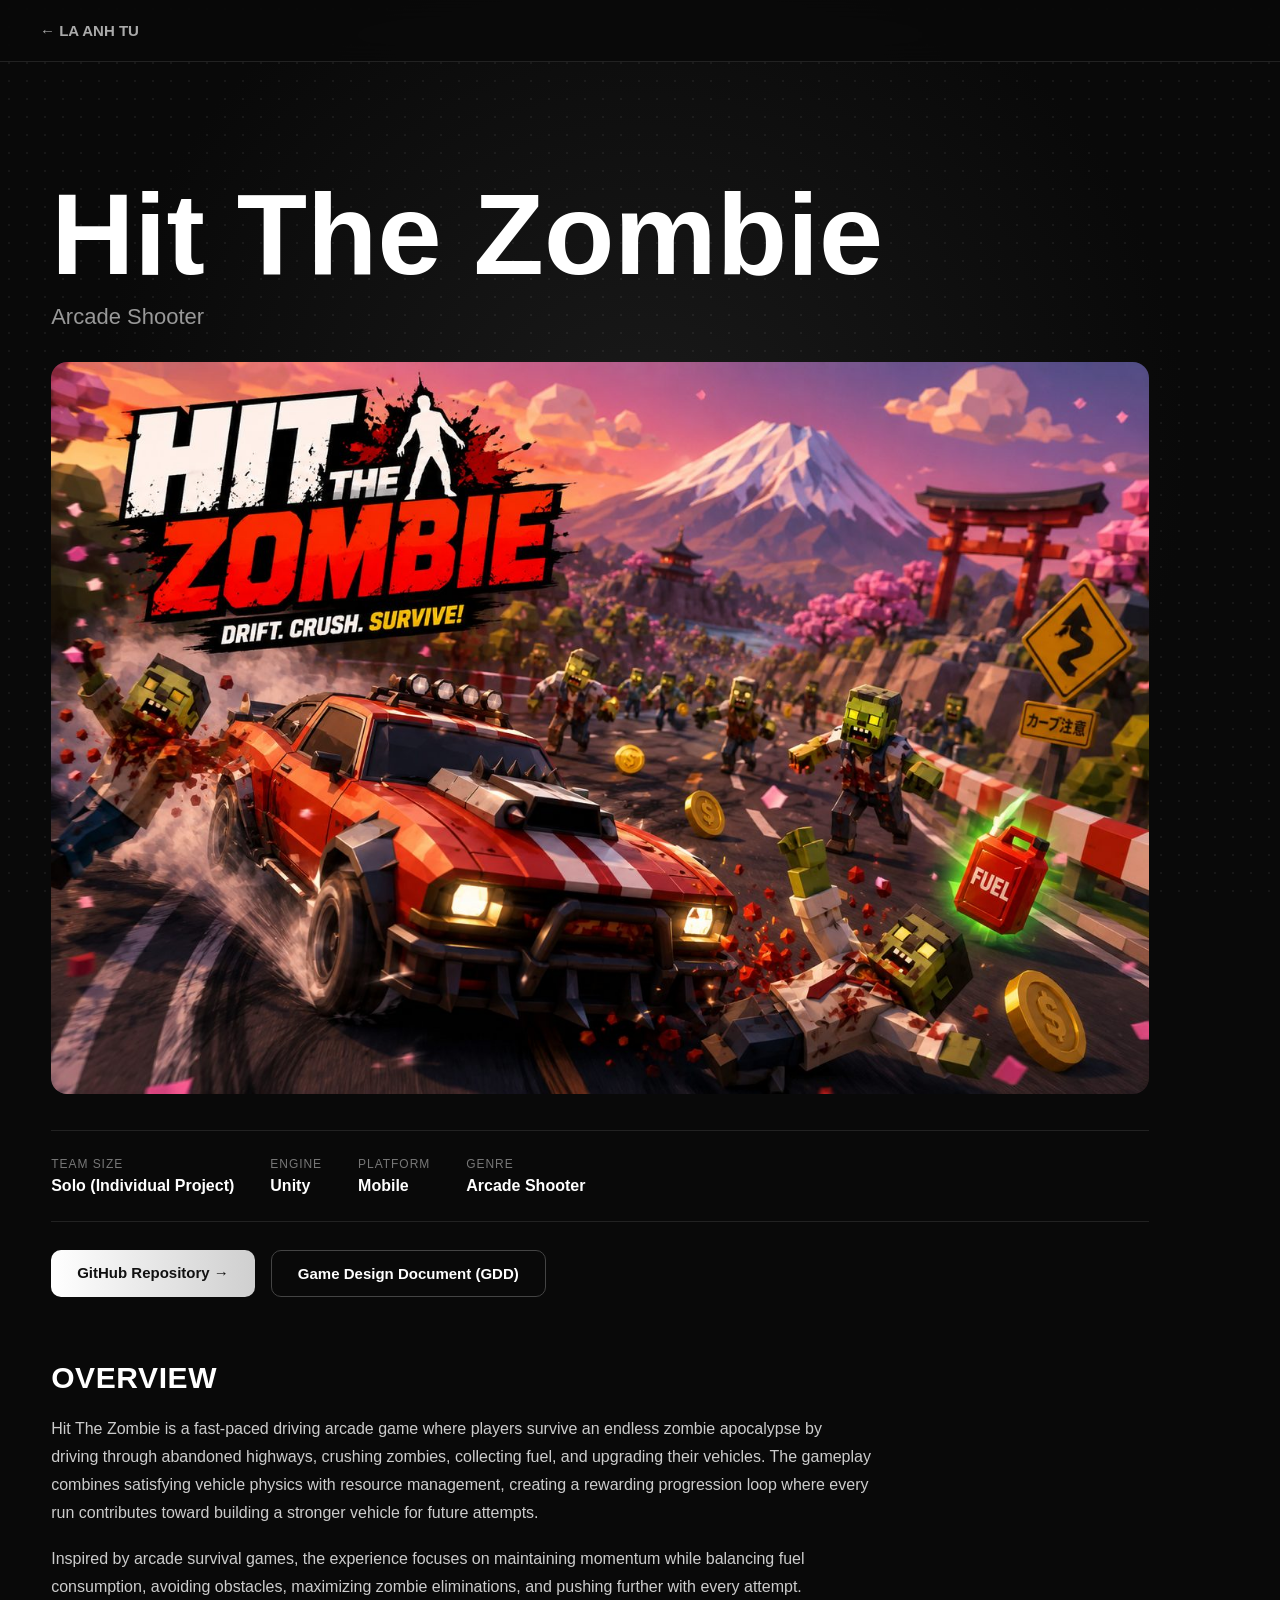
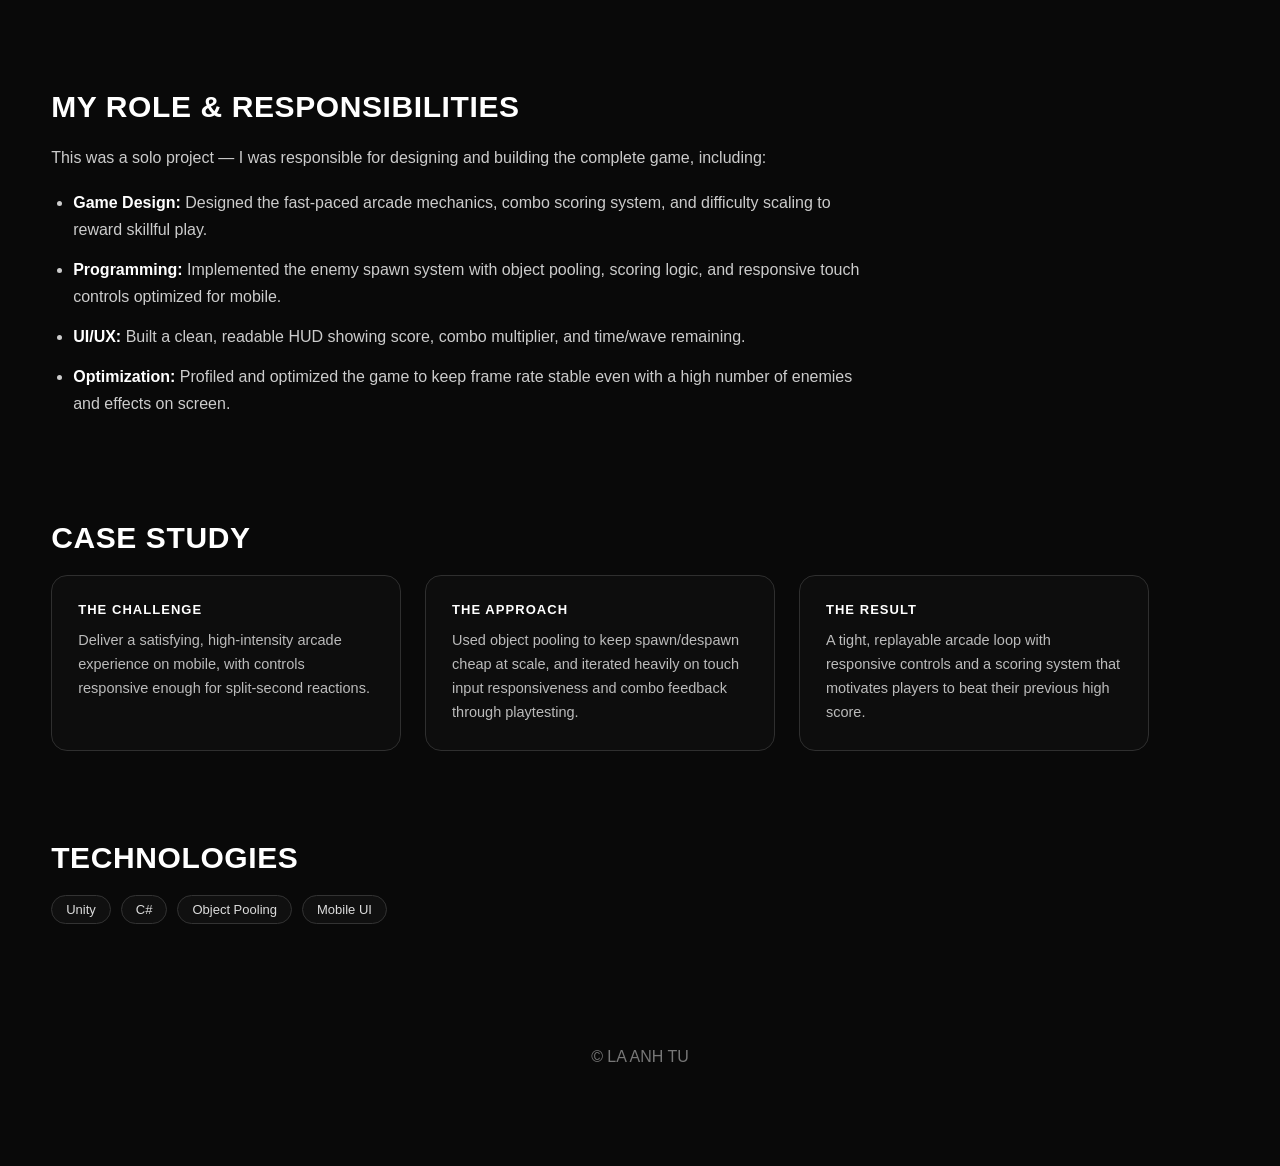
<file: projects/hit-the-zombie.html>
<!DOCTYPE html><html lang="en"><head>
<meta charset="UTF-8">
<meta name="viewport" content="width=device-width,initial-scale=1">
<title>Hit The Zombie — LA ANH TU</title>
<link rel="stylesheet" href="../css/style.css">
<link rel="stylesheet" href="../css/project.css">
</head><body class="project-page">

<div class="bg"></div>
<div class="dots"></div>

<header class="topbar">
<a href="../index.html" class="back-link">← LA ANH TU</a>
</header>

<section class="project-hero">
<h1>Hit The Zombie</h1>
<p class="project-hero-sub">Arcade Shooter</p>

<div class="project-banner"><img src="../images/hit-the-zombie.jpg" alt="Hit The Zombie"></div>

<div class="project-meta">
<div class="meta-item">
<span class="meta-label">Team Size</span>
<span class="meta-value">Solo (Individual Project)</span>
</div>
<div class="meta-item">
<span class="meta-label">Engine</span>
<span class="meta-value">Unity</span>
</div>
<div class="meta-item">
<span class="meta-label">Platform</span>
<span class="meta-value">Mobile</span>
</div>
<div class="meta-item">
<span class="meta-label">Genre</span>
<span class="meta-value">Arcade Shooter</span>
</div>
</div>

<div class="project-links">
<a href="https://github.com/Latu0312/Hit-The-Zombie" class="btn-primary" target="_blank" rel="noopener">GitHub Repository →</a>
<a href="https://docs.google.com/document/d/1ilKnvbicb8DfC4rLXjcrN0PtsxHzqnEpGEa_D9_djOM/edit?tab=t.0#heading=h.iopcg9jrj9y1" class="btn-outline" target="_blank" rel="noopener">Game Design Document (GDD)</a>
</div>
</section>

<section class="project-section">
<h3>OVERVIEW</h3>
<p>Hit The Zombie is a fast-paced driving arcade game where players survive an endless zombie apocalypse by driving through abandoned highways, crushing zombies, collecting fuel, and upgrading their vehicles. The gameplay combines satisfying vehicle physics with resource management, creating a rewarding progression loop where every run contributes toward building a stronger vehicle for future attempts.</p>
<br> <p>Inspired by arcade survival games, the experience focuses on maintaining momentum while balancing fuel consumption, avoiding obstacles, maximizing zombie eliminations, and pushing further with every attempt.</p>
</section>

<section class="project-section">
<h3>MY ROLE &amp; RESPONSIBILITIES</h3>
<p>This was a solo project — I was responsible for designing and building the complete game, including:</p>
<ul>
<li><b>Game Design:</b> Designed the fast-paced arcade mechanics, combo scoring system, and difficulty scaling to reward skillful play.</li>
<li><b>Programming:</b> Implemented the enemy spawn system with object pooling, scoring logic, and responsive touch controls optimized for mobile.</li>
<li><b>UI/UX:</b> Built a clean, readable HUD showing score, combo multiplier, and time/wave remaining.</li>
<li><b>Optimization:</b> Profiled and optimized the game to keep frame rate stable even with a high number of enemies and effects on screen.</li>
</ul>
</section>

<section class="project-section case-study">
<h3>CASE STUDY</h3>
<div class="case-study-grid">
<div class="case-block">
<h4>The Challenge</h4>
<p>Deliver a satisfying, high-intensity arcade experience on mobile, with controls responsive enough for split-second reactions.</p>
</div>
<div class="case-block">
<h4>The Approach</h4>
<p>Used object pooling to keep spawn/despawn cheap at scale, and iterated heavily on touch input responsiveness and combo feedback through playtesting.</p>
</div>
<div class="case-block">
<h4>The Result</h4>
<p>A tight, replayable arcade loop with responsive controls and a scoring system that motivates players to beat their previous high score.</p>
</div>
</div>
</section>

<section class="project-section">
<h3>TECHNOLOGIES</h3>
<div class="tech-tags">
<span class="tech-tag">Unity</span>
<span class="tech-tag">C#</span>
<span class="tech-tag">Object Pooling</span>
<span class="tech-tag">Mobile UI</span>
</div>
</section>

<footer style="text-align:center;padding:60px;color:#777">© LA ANH TU</footer>
</body></html>
</file>
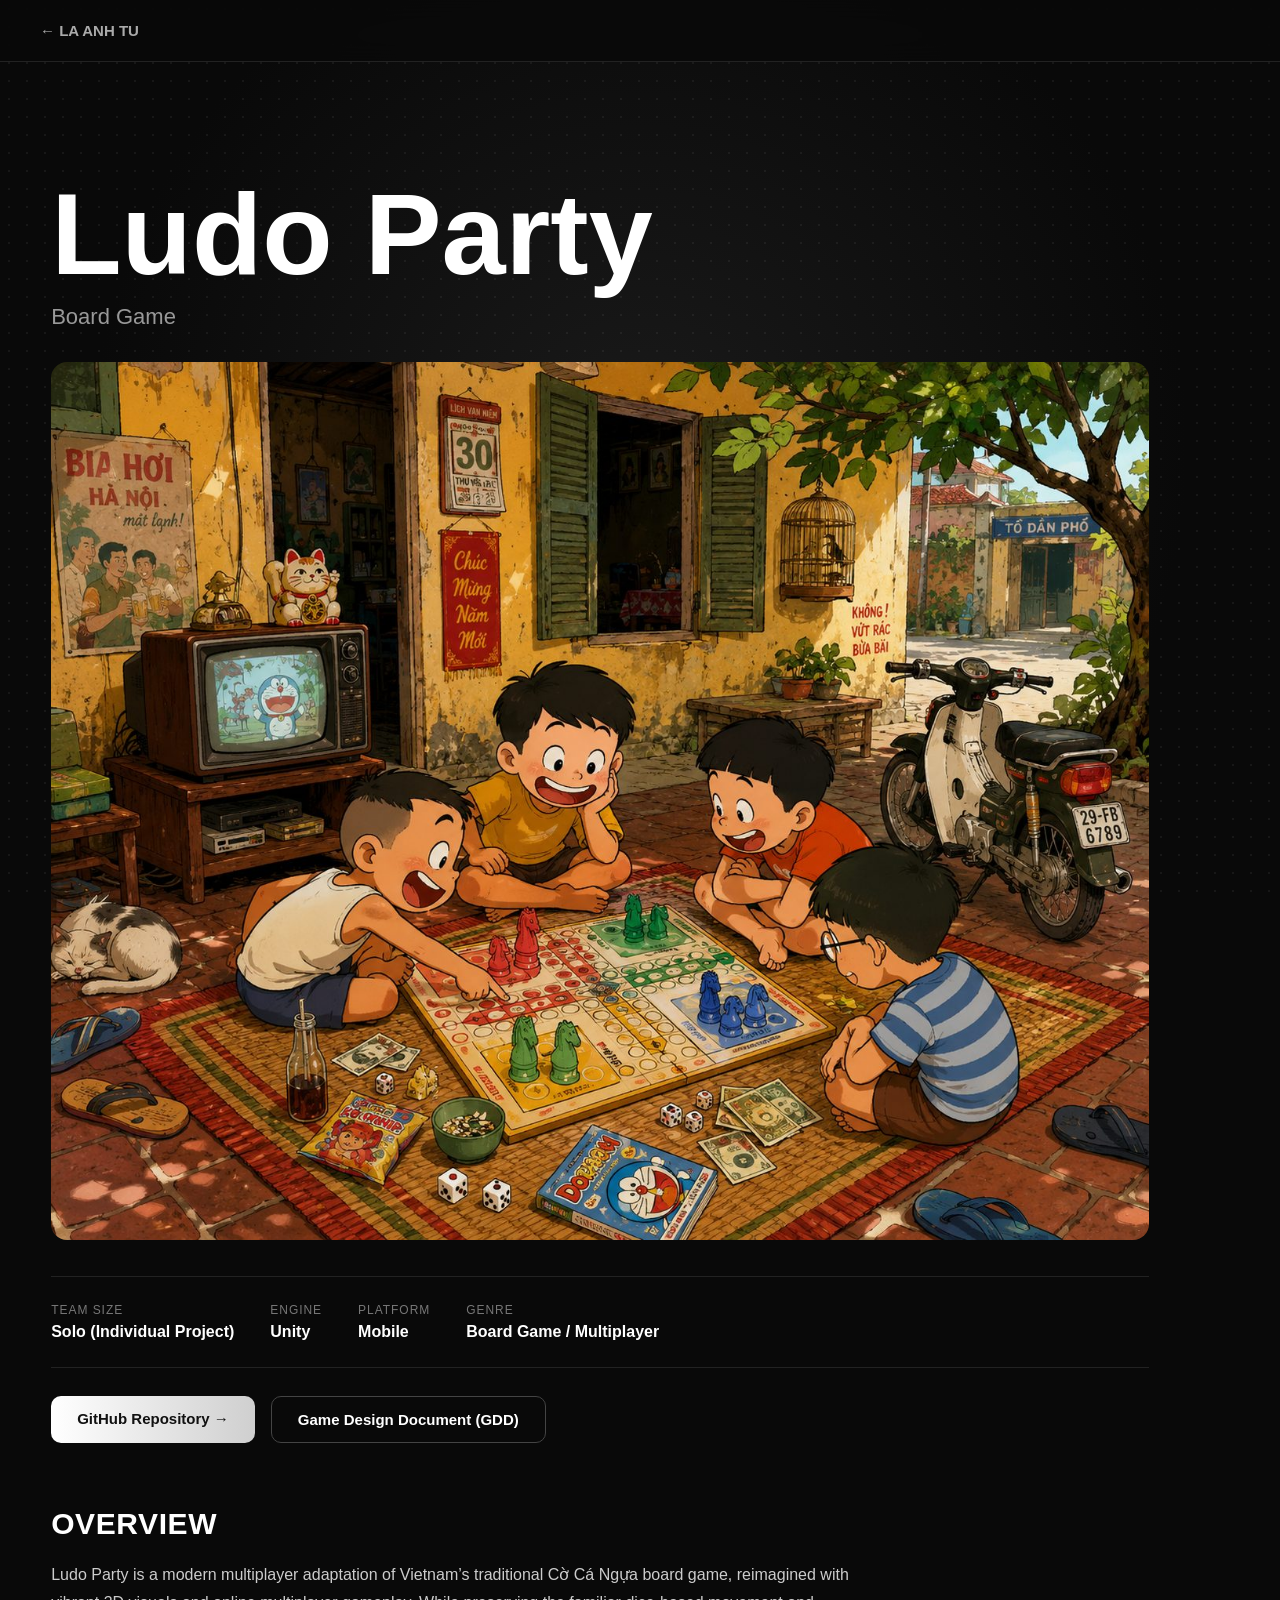
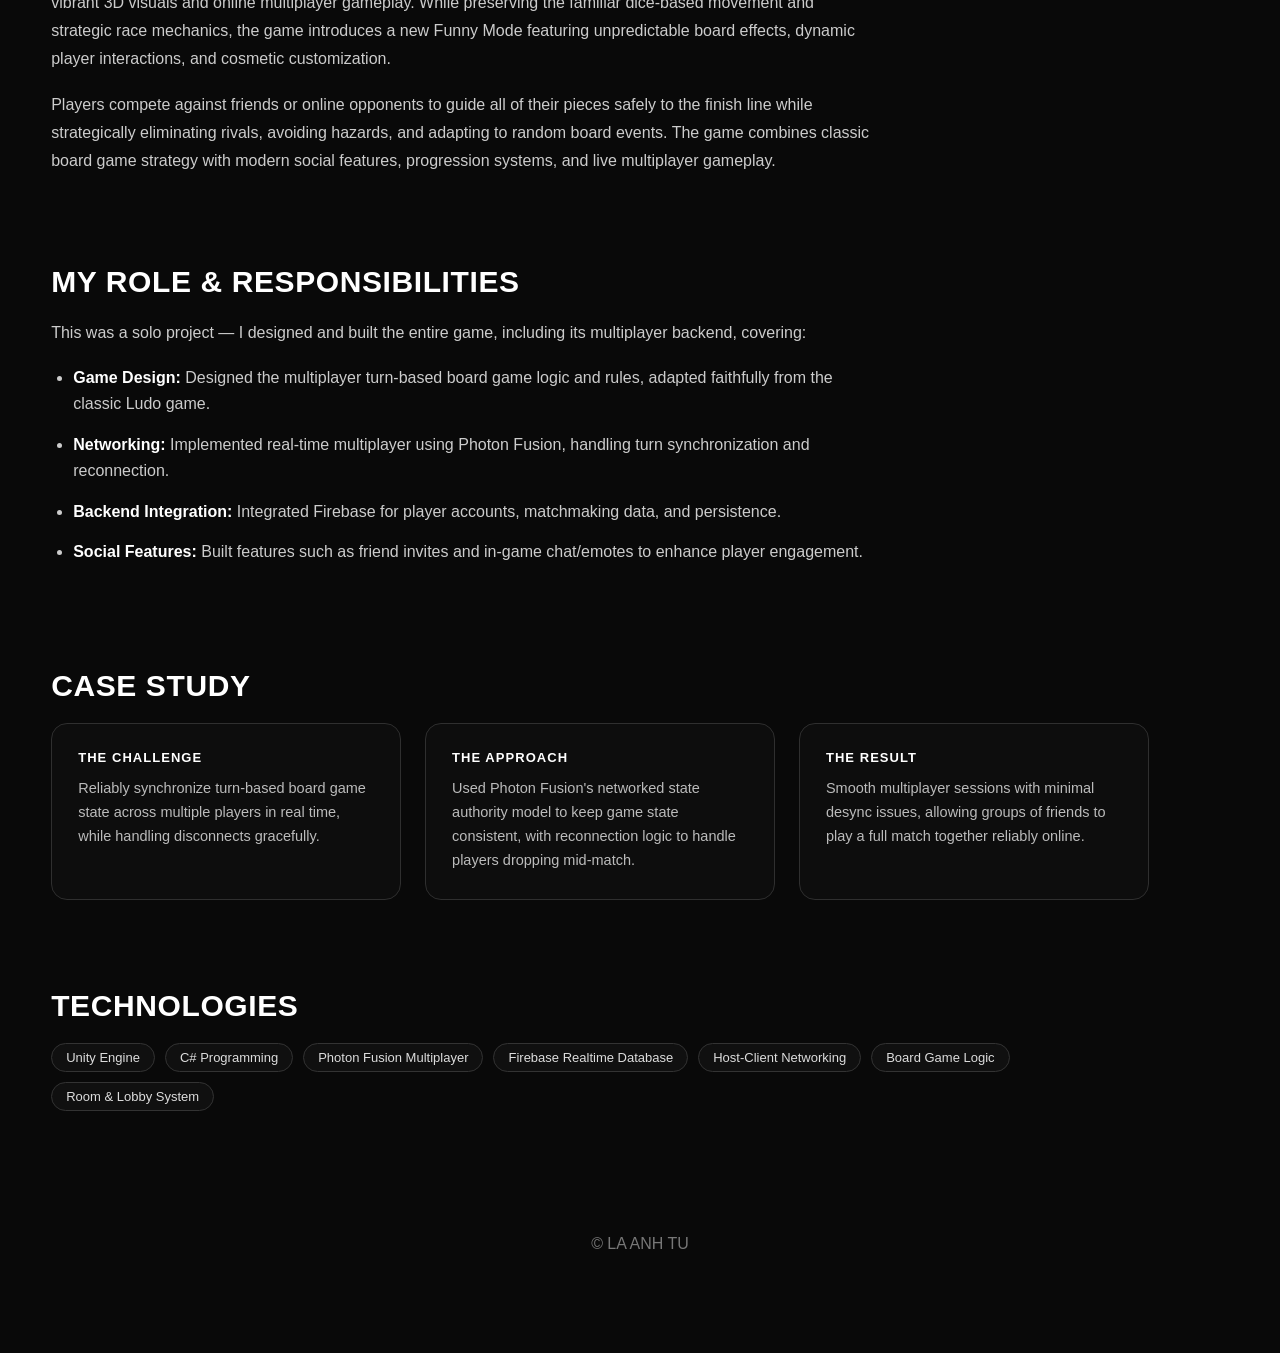
<file: projects/ludo-party.html>
<!DOCTYPE html><html lang="en"><head>
<meta charset="UTF-8">
<meta name="viewport" content="width=device-width,initial-scale=1">
<title>Ludo Party — LA ANH TU</title>
<link rel="stylesheet" href="../css/style.css">
<link rel="stylesheet" href="../css/project.css">
</head><body class="project-page">

<div class="bg"></div>
<div class="dots"></div>

<header class="topbar">
<a href="../index.html" class="back-link">← LA ANH TU</a>
</header>

<section class="project-hero">
<h1>Ludo Party</h1>
<p class="project-hero-sub">Board Game</p>

<div class="project-banner"><img src="../images/ludo-party.jpg" alt="Ludo Party"></div>

<div class="project-meta">
<div class="meta-item">
<span class="meta-label">Team Size</span>
<span class="meta-value">Solo (Individual Project)</span>
</div>
<div class="meta-item">
<span class="meta-label">Engine</span>
<span class="meta-value">Unity</span>
</div>
<div class="meta-item">
<span class="meta-label">Platform</span>
<span class="meta-value">Mobile</span>
</div>
<div class="meta-item">
<span class="meta-label">Genre</span>
<span class="meta-value">Board Game / Multiplayer</span>
</div>
</div>

<div class="project-links">
<a href="https://github.com/Latu0312/Ludo-Party" class="btn-primary" target="_blank" rel="noopener">GitHub Repository →</a>
<a href="https://docs.google.com/document/d/1T54iASK5Al9ZuoZWHlhrdvAjUSRp_VEctUAJk6gecuk/edit?tab=t.0" class="btn-outline" target="_blank" rel="noopener">Game Design Document (GDD)</a>
</div>
</section>

<section class="project-section">
<h3>OVERVIEW</h3>
<p>Ludo Party is a modern multiplayer adaptation of Vietnam’s traditional Cờ Cá Ngựa board game, reimagined with vibrant 3D visuals and online multiplayer gameplay. While preserving the familiar dice-based movement and strategic race mechanics, the game introduces a new Funny Mode featuring unpredictable board effects, dynamic player interactions, and cosmetic customization.</p>
<br> <p>Players compete against friends or online opponents to guide all of their pieces safely to the finish line while strategically eliminating rivals, avoiding hazards, and adapting to random board events. The game combines classic board game strategy with modern social features, progression systems, and live multiplayer gameplay.</p>
</section>

<section class="project-section">
<h3>MY ROLE &amp; RESPONSIBILITIES</h3>
<p>This was a solo project — I designed and built the entire game, including its multiplayer backend, covering:</p>
<ul>
<li><b>Game Design:</b> Designed the multiplayer turn-based board game logic and rules, adapted faithfully from the classic Ludo game.</li>
<li><b>Networking:</b> Implemented real-time multiplayer using Photon Fusion, handling turn synchronization and reconnection.</li>
<li><b>Backend Integration:</b> Integrated Firebase for player accounts, matchmaking data, and persistence.</li>
<li><b>Social Features:</b> Built features such as friend invites and in-game chat/emotes to enhance player engagement.</li>
</ul>
</section>

<section class="project-section case-study">
<h3>CASE STUDY</h3>
<div class="case-study-grid">
<div class="case-block">
<h4>The Challenge</h4>
<p>Reliably synchronize turn-based board game state across multiple players in real time, while handling disconnects gracefully.</p>
</div>
<div class="case-block">
<h4>The Approach</h4>
<p>Used Photon Fusion's networked state authority model to keep game state consistent, with reconnection logic to handle players dropping mid-match.</p>
</div>
<div class="case-block">
<h4>The Result</h4>
<p>Smooth multiplayer sessions with minimal desync issues, allowing groups of friends to play a full match together reliably online.</p>
</div>
</div>
</section>

<section class="project-section">
<h3>TECHNOLOGIES</h3>
<div class="tech-tags">
    <span class="tech-tag">Unity Engine</span>
<span class="tech-tag">C# Programming</span>
<span class="tech-tag">Photon Fusion Multiplayer</span>
<span class="tech-tag">Firebase Realtime Database</span>
<span class="tech-tag">Host-Client Networking</span>
<span class="tech-tag">Board Game Logic</span>
<span class="tech-tag">Room & Lobby System</span>
</div>
</section>

<footer style="text-align:center;padding:60px;color:#777">© LA ANH TU</footer>
</body></html>
</file>
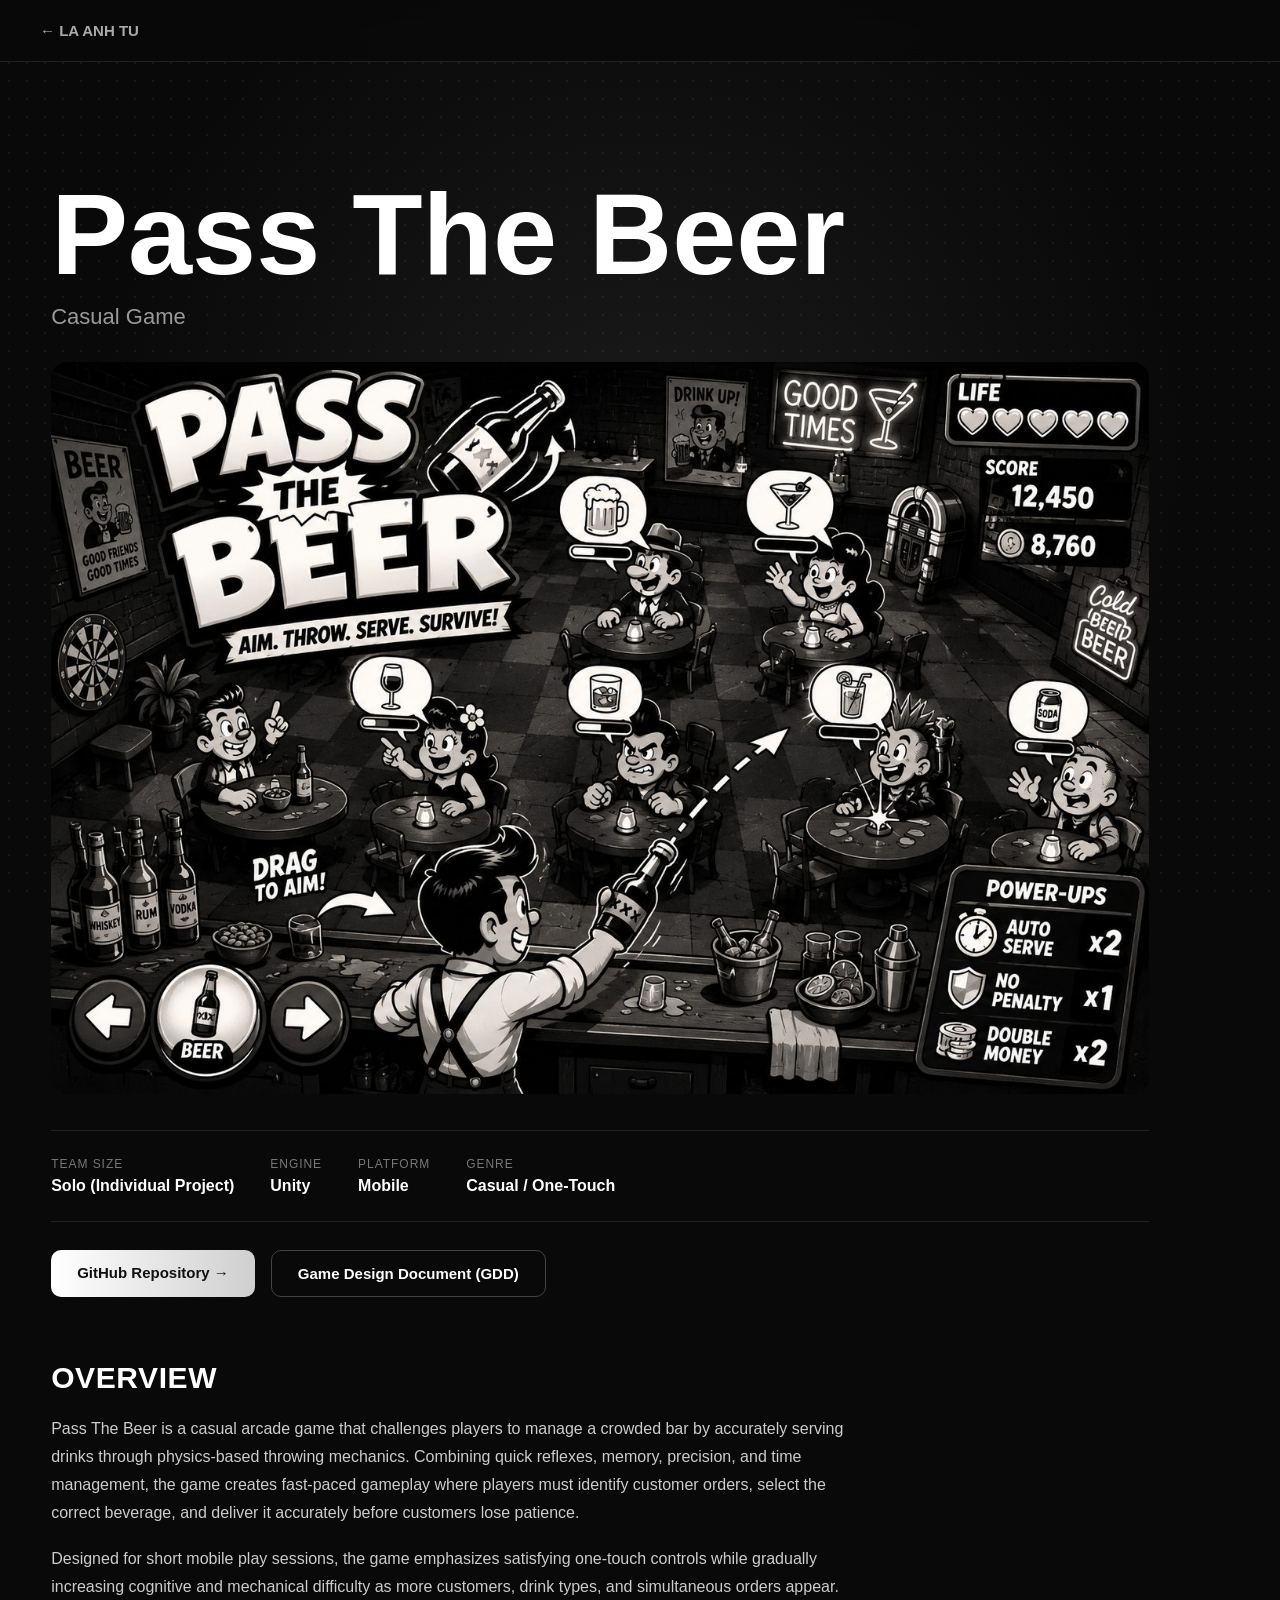
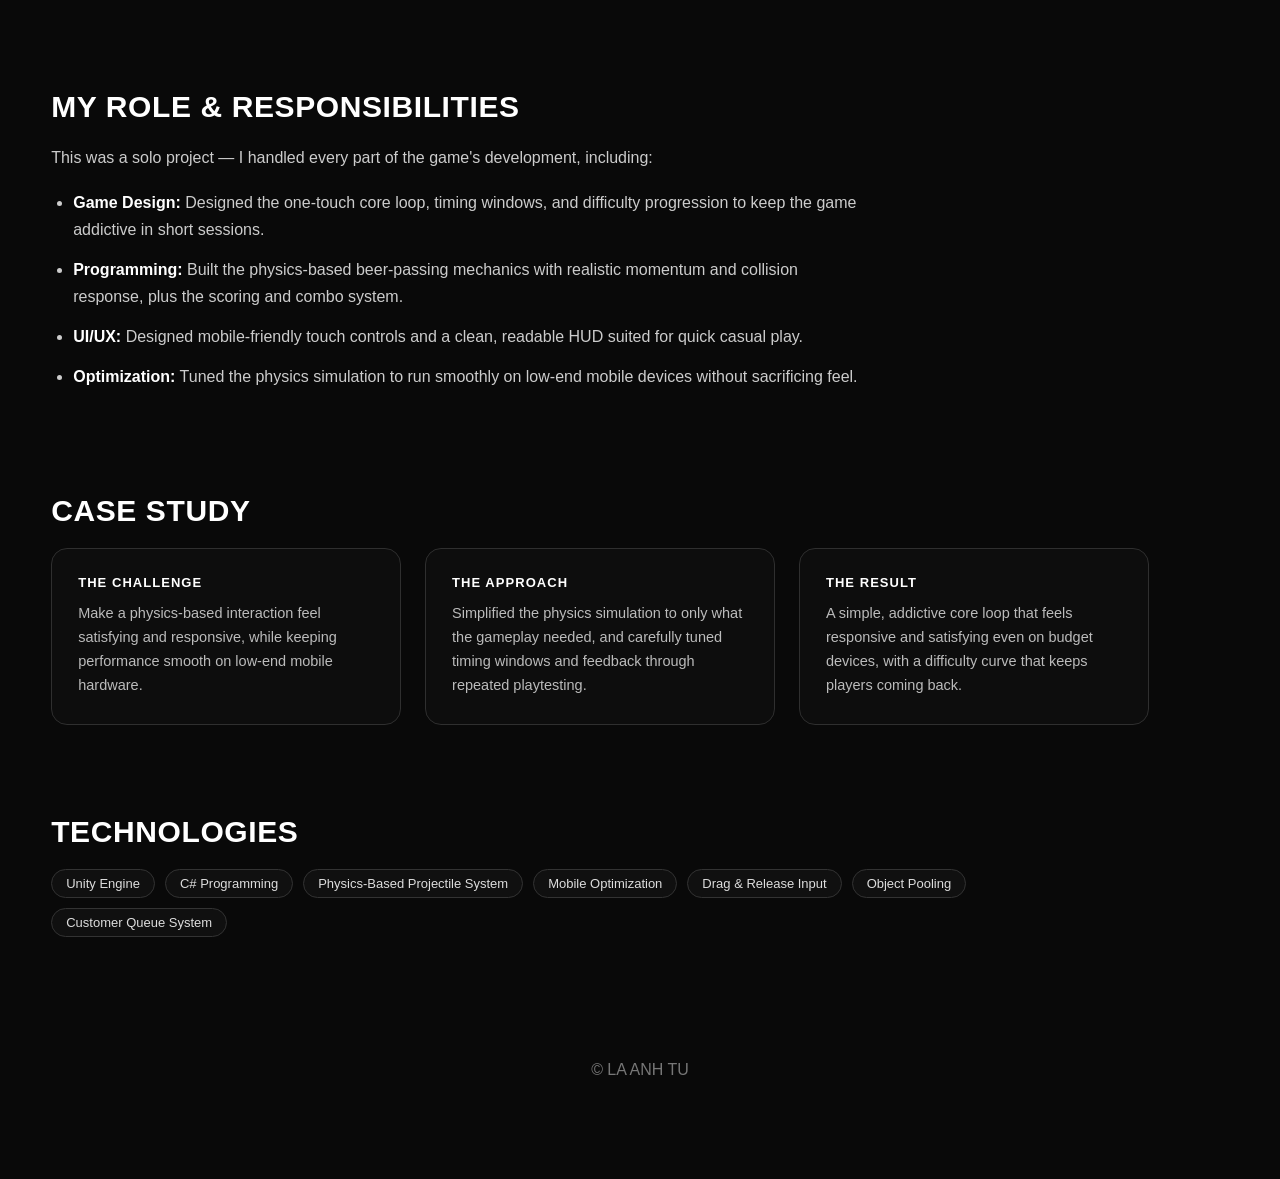
<file: projects/pass-the-beer.html>
<!DOCTYPE html><html lang="en"><head>
<meta charset="UTF-8">
<meta name="viewport" content="width=device-width,initial-scale=1">
<title>Pass The Beer — LA ANH TU</title>
<link rel="stylesheet" href="../css/style.css">
<link rel="stylesheet" href="../css/project.css">
</head><body class="project-page">

<div class="bg"></div>
<div class="dots"></div>

<header class="topbar">
<a href="../index.html" class="back-link">← LA ANH TU</a>
</header>

<section class="project-hero">
<h1>Pass The Beer</h1>
<p class="project-hero-sub">Casual Game</p>

<div class="project-banner"><img src="../images/pass-the-beer.jpg" alt="Pass The Beer"></div>

<div class="project-meta">
<div class="meta-item">
<span class="meta-label">Team Size</span>
<span class="meta-value">Solo (Individual Project)</span>
</div>
<div class="meta-item">
<span class="meta-label">Engine</span>
<span class="meta-value">Unity</span>
</div>
<div class="meta-item">
<span class="meta-label">Platform</span>
<span class="meta-value">Mobile</span>
</div>
<div class="meta-item">
<span class="meta-label">Genre</span>
<span class="meta-value">Casual / One-Touch</span>
</div>
</div>

<div class="project-links">
<a href="https://github.com/Latu0312/Pass-The-Beer" class="btn-primary" target="_blank" rel="noopener">GitHub Repository →</a>
<a href="https://docs.google.com/document/d/1wNSHs64oLudS-W4DYlsUFcxKOHcYXBE0PeyMGTb-4M4/edit?tab=t.0#heading=h.iopcg9jrj9y1" class="btn-outline" target="_blank" rel="noopener">Game Design Document (GDD)</a>
</div>
</section>

<section class="project-section">
<h3>OVERVIEW</h3>
<p>Pass The Beer is a casual arcade game that challenges players to manage a crowded bar by accurately serving drinks through physics-based throwing mechanics. Combining quick reflexes, memory, precision, and time management, the game creates fast-paced gameplay where players must identify customer orders, select the correct beverage, and deliver it accurately before customers lose patience.</p>
<br> <p>Designed for short mobile play sessions, the game emphasizes satisfying one-touch controls while gradually increasing cognitive and mechanical difficulty as more customers, drink types, and simultaneous orders appear.</p>
</section>

<section class="project-section">
<h3>MY ROLE &amp; RESPONSIBILITIES</h3>
<p>This was a solo project — I handled every part of the game's development, including:</p>
<ul>
<li><b>Game Design:</b> Designed the one-touch core loop, timing windows, and difficulty progression to keep the game addictive in short sessions.</li>
<li><b>Programming:</b> Built the physics-based beer-passing mechanics with realistic momentum and collision response, plus the scoring and combo system.</li>
<li><b>UI/UX:</b> Designed mobile-friendly touch controls and a clean, readable HUD suited for quick casual play.</li>
<li><b>Optimization:</b> Tuned the physics simulation to run smoothly on low-end mobile devices without sacrificing feel.</li>
</ul>
</section>

<section class="project-section case-study">
<h3>CASE STUDY</h3>
<div class="case-study-grid">
<div class="case-block">
<h4>The Challenge</h4>
<p>Make a physics-based interaction feel satisfying and responsive, while keeping performance smooth on low-end mobile hardware.</p>
</div>
<div class="case-block">
<h4>The Approach</h4>
<p>Simplified the physics simulation to only what the gameplay needed, and carefully tuned timing windows and feedback through repeated playtesting.</p>
</div>
<div class="case-block">
<h4>The Result</h4>
<p>A simple, addictive core loop that feels responsive and satisfying even on budget devices, with a difficulty curve that keeps players coming back.</p>
</div>
</div>
</section>

<section class="project-section">
<h3>TECHNOLOGIES</h3>
<div class="tech-tags">
    <span class="tech-tag">Unity Engine</span>
<span class="tech-tag">C# Programming</span>
<span class="tech-tag">Physics-Based Projectile System</span>
<span class="tech-tag">Mobile Optimization</span>
<span class="tech-tag">Drag & Release Input</span>
<span class="tech-tag">Object Pooling</span>
<span class="tech-tag">Customer Queue System</span>
</div>
</section>

<footer style="text-align:center;padding:60px;color:#777">© LA ANH TU</footer>
</body></html>
</file>
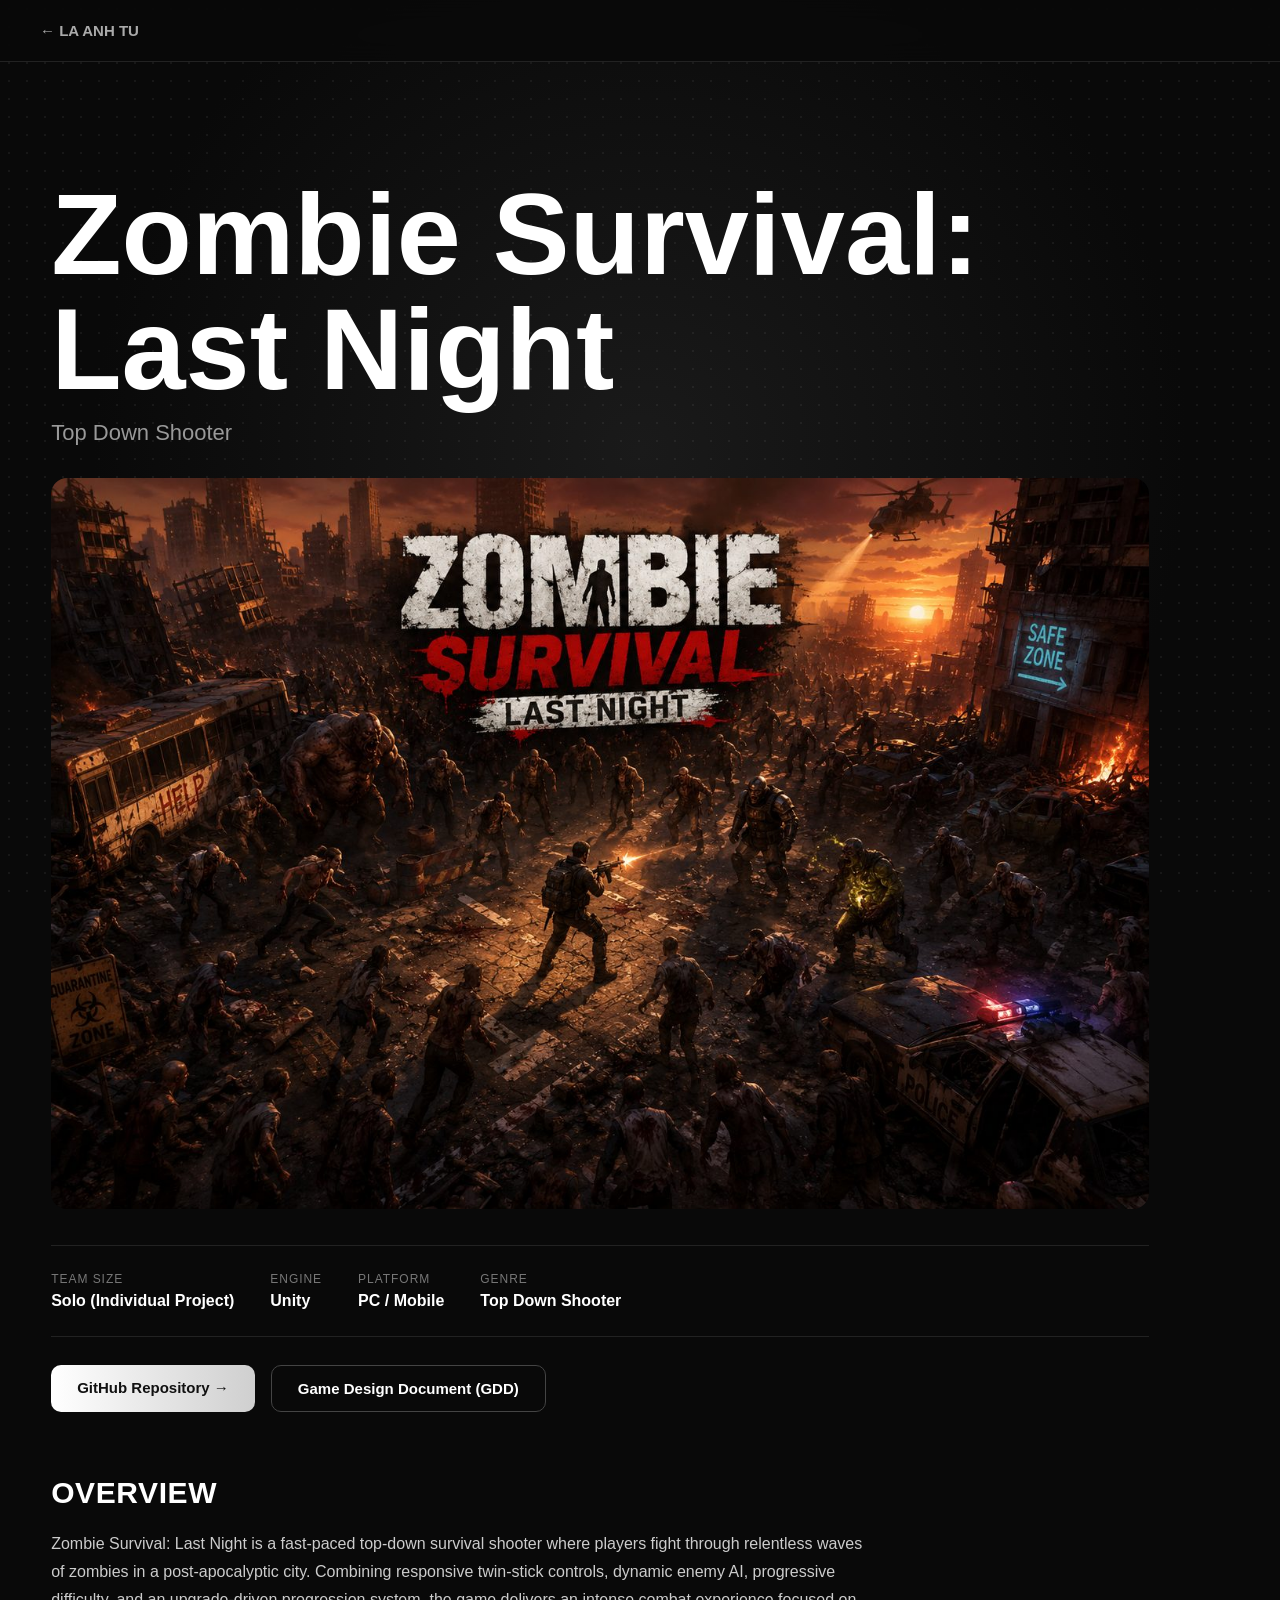
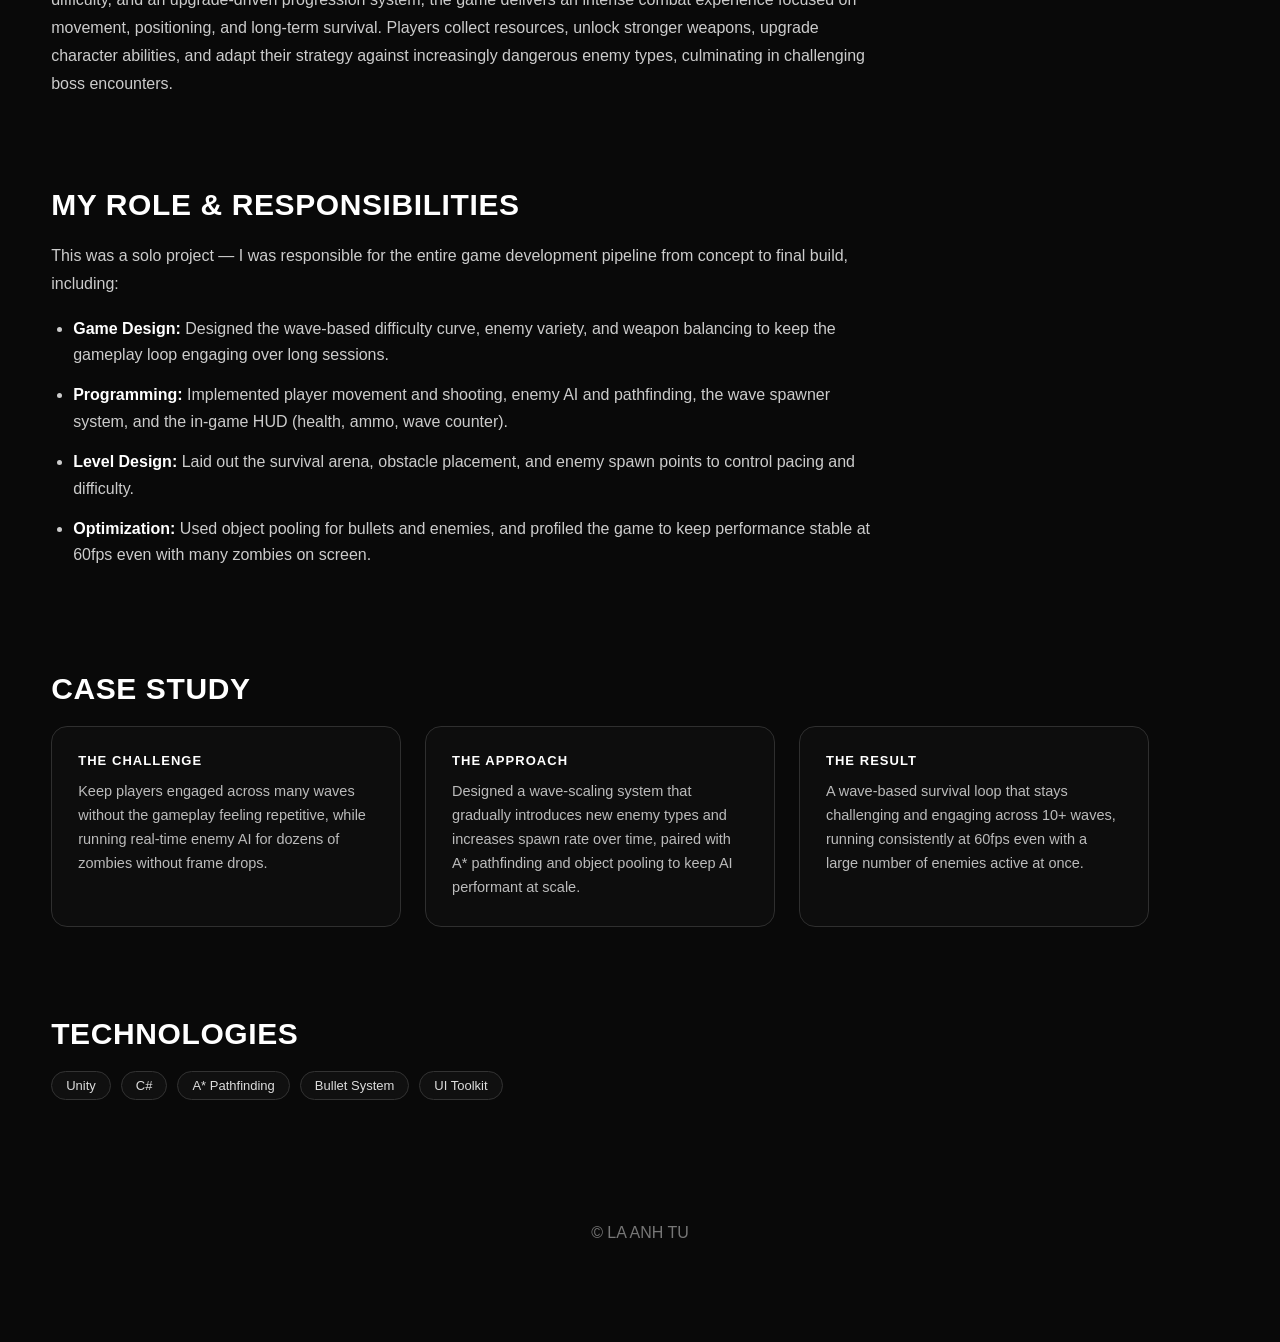
<file: projects/zombie-survival.html>
<!DOCTYPE html><html lang="en"><head>
<meta charset="UTF-8">
<meta name="viewport" content="width=device-width,initial-scale=1">
<title>Zombie Survival: Last Night — LA ANH TU</title>
<link rel="stylesheet" href="../css/style.css">
<link rel="stylesheet" href="../css/project.css">
</head><body class="project-page">

<div class="bg"></div>
<div class="dots"></div>

<header class="topbar">
<a href="../index.html" class="back-link">← LA ANH TU</a>
</header>

<section class="project-hero">
<h1>Zombie Survival: Last Night</h1>
<p class="project-hero-sub">Top Down Shooter</p>

<div class="project-banner"><img src="../images/zombie-survival.jpg" alt="Zombie Survival: Last Night"></div>

<div class="project-meta">
<div class="meta-item">
<span class="meta-label">Team Size</span>
<span class="meta-value">Solo (Individual Project)</span>
</div>
<div class="meta-item">
<span class="meta-label">Engine</span>
<span class="meta-value">Unity</span>
</div>
<div class="meta-item">
<span class="meta-label">Platform</span>
<span class="meta-value">PC / Mobile</span>
</div>
<div class="meta-item">
<span class="meta-label">Genre</span>
<span class="meta-value">Top Down Shooter</span>
</div>
</div>

<div class="project-links">
<a href="https://github.com/Latu0312/Zombie-Survival---Last-Night" class="btn-primary" target="_blank" rel="noopener">GitHub Repository →</a>
<a href="https://docs.google.com/document/d/1y8j_aYcEdT9gQPbq50c-VdbOUl6CfaPFwLdslo8fj5o/edit?tab=t.0#heading=h.iopcg9jrj9y1" class="btn-outline" target="_blank" rel="noopener">Game Design Document (GDD)</a>
</div>
</section>

<section class="project-section">
<h3>OVERVIEW</h3>
<p>Zombie Survival: Last Night is a fast-paced top-down survival shooter where players fight through relentless waves of zombies in a post-apocalyptic city. Combining responsive twin-stick controls, dynamic enemy AI, progressive difficulty, and an upgrade-driven progression system, the game delivers an intense combat experience focused on movement, positioning, and long-term survival.

Players collect resources, unlock stronger weapons, upgrade character abilities, and adapt their strategy against increasingly dangerous enemy types, culminating in challenging boss encounters.</p>
</section>

<section class="project-section">
<h3>MY ROLE &amp; RESPONSIBILITIES</h3>
<p>This was a solo project — I was responsible for the entire game development pipeline from concept to final build, including:</p>
<ul>
<li><b>Game Design:</b> Designed the wave-based difficulty curve, enemy variety, and weapon balancing to keep the gameplay loop engaging over long sessions.</li>
<li><b>Programming:</b> Implemented player movement and shooting, enemy AI and pathfinding, the wave spawner system, and the in-game HUD (health, ammo, wave counter).</li>
<li><b>Level Design:</b> Laid out the survival arena, obstacle placement, and enemy spawn points to control pacing and difficulty.</li>
<li><b>Optimization:</b> Used object pooling for bullets and enemies, and profiled the game to keep performance stable at 60fps even with many zombies on screen.</li>
</ul>
</section>

<section class="project-section case-study">
<h3>CASE STUDY</h3>
<div class="case-study-grid">
<div class="case-block">
<h4>The Challenge</h4>
<p>Keep players engaged across many waves without the gameplay feeling repetitive, while running real-time enemy AI for dozens of zombies without frame drops.</p>
</div>
<div class="case-block">
<h4>The Approach</h4>
<p>Designed a wave-scaling system that gradually introduces new enemy types and increases spawn rate over time, paired with A* pathfinding and object pooling to keep AI performant at scale.</p>
</div>
<div class="case-block">
<h4>The Result</h4>
<p>A wave-based survival loop that stays challenging and engaging across 10+ waves, running consistently at 60fps even with a large number of enemies active at once.</p>
</div>
</div>
</section>

<section class="project-section">
<h3>TECHNOLOGIES</h3>
<div class="tech-tags">
<span class="tech-tag">Unity</span>
<span class="tech-tag">C#</span>
<span class="tech-tag">A* Pathfinding</span>
<span class="tech-tag">Bullet System</span>
<span class="tech-tag">UI Toolkit</span>
</div>
</section>

<footer style="text-align:center;padding:60px;color:#777">© LA ANH TU</footer>
</body></html>
</file>
<file: css/style.css>
*{margin:0;padding:0;box-sizing:border-box}
body{background:#090909;color:#fff;font-family:Arial,sans-serif;overflow-x:hidden}
.bg{position:fixed;inset:0;background:radial-gradient(circle at center,#1a1a1a,#090909 70%);z-index:-3}
.dots{position:fixed;inset:0;z-index:-2;opacity:.08;background-image:radial-gradient(#bfbfbf 1px,transparent 1px);background-size:18px 18px}

/* =====================================================
   INTRO: màn đen + bóng đèn treo dây, đợi rồi bật sáng lên
   ===================================================== */
html.intro-locking,html.intro-locking body{overflow:hidden;height:100%}

.intro-overlay{
position:fixed;inset:0;z-index:3000;
background:#000;
display:flex;justify-content:center;
opacity:1;
transition:opacity 1.2s cubic-bezier(.4,0,.2,1);
}
.intro-overlay.intro-fade{opacity:0;pointer-events:none}

.intro-cord{
width:3px;height:40vh;margin-top:0;
background:linear-gradient(to bottom,#1c1c1c,#3a3a3a);
box-shadow:1px 0 1px rgba(255,255,255,.03);
}

.intro-bulb{
position:absolute;top:40vh;left:50%;
transform:translateX(-50%);
display:flex;flex-direction:column;align-items:center;
}

/* Đui đèn dạng ống tròn đen, giống đèn dây kéo trong ảnh mẫu */
.bulb-cap{
width:32px;height:44px;
border-radius:40% 40% 12% 12%/45% 45% 10% 10%;
background:linear-gradient(155deg,#333 0%,#111 55%,#000 100%);
box-shadow:inset -3px 0 5px rgba(0,0,0,.7),inset 2px 0 4px rgba(255,255,255,.04);
z-index:2;
}

/* Bóng đèn tròn, khi tắt hoà vào nền tối, khi sáng bừng lên trắng */
.bulb-glass{
width:64px;height:70px;margin-top:-8px;
border-radius:50%;
background:radial-gradient(circle at 50% 36%,#2c2c2c,#131313 75%);
box-shadow:none;
z-index:2;
}

.bulb-glow{
position:absolute;top:52%;left:50%;
width:0;height:0;
transform:translate(-50%,-50%);
border-radius:50%;
background:radial-gradient(circle,rgba(255,255,255,.95) 0%,rgba(255,250,235,.4) 30%,transparent 68%);
opacity:0;
z-index:1;
}

/* Chớp bừng sáng (flare) loé lên đúng khoảnh khắc đèn bật */
.bulb-flash{
position:absolute;top:52%;left:50%;
width:40px;height:40px;
transform:translate(-50%,-50%) scale(0);
border-radius:50%;
background:radial-gradient(circle,#fff 0%,rgba(255,255,255,.85) 35%,transparent 72%);
opacity:0;
pointer-events:none;
z-index:3;
}

/* ---- Khi đèn bật: bừng sáng lên rồi giữ ổn định ---- */
.intro-overlay.lit .bulb-glass{
animation:bulbGlassBurst 1s cubic-bezier(.2,.8,.2,1) forwards;
}
.intro-overlay.lit .bulb-glow{
animation:bulbGlowBurst 1.2s cubic-bezier(.16,1,.3,1) forwards;
}
.intro-overlay.lit .bulb-flash{
animation:bulbFlash .7s cubic-bezier(.2,.8,.2,1) forwards;
}

@keyframes bulbGlassBurst{
 0%{background:radial-gradient(circle at 50% 36%,#2c2c2c,#131313 75%);box-shadow:none;}
 35%{background:radial-gradient(circle at 50% 36%,#ffffff,#fff 45%,#fdf6e6 100%);box-shadow:0 0 60px 28px rgba(255,255,255,.85),0 0 140px 65px rgba(255,244,214,.45);}
 100%{background:radial-gradient(circle at 50% 36%,#fffdf7,#fdf3d9 55%,#f7dfa0 100%);box-shadow:0 0 42px 18px rgba(255,244,214,.55),0 0 100px 48px rgba(255,224,160,.25);}
}
@keyframes bulbGlowBurst{
 0%{opacity:0;width:0;height:0;}
 30%{opacity:1;width:1300px;height:1300px;}
 60%{opacity:.5;width:1000px;height:1000px;}
 100%{opacity:.8;width:1100px;height:1100px;}
}
@keyframes bulbFlash{
 0%{transform:translate(-50%,-50%) scale(0);opacity:0;}
 18%{transform:translate(-50%,-50%) scale(1.6);opacity:1;}
 45%{transform:translate(-50%,-50%) scale(3.2);opacity:.8;}
 100%{transform:translate(-50%,-50%) scale(6.5);opacity:0;}
}

/* Vignette cinematic: rõ hơn, đậm hơn, xuất hiện/biến mất chậm rãi
   đồng bộ với tốc độ snap (xử lý bật/tắt bằng JS trong app.js) */
.vignette-top{
position:fixed;top:0;left:0;right:0;height:260px;
background:linear-gradient(to bottom,#000 0%,rgba(0,0,0,.96) 35%,rgba(0,0,0,.55) 70%,transparent 100%);
pointer-events:none;z-index:1000;
opacity:0;
transition:opacity 1.1s cubic-bezier(.4,0,.2,1);
will-change:opacity;
}
.vignette-bottom{
position:fixed;bottom:0;left:0;right:0;height:300px;
background:linear-gradient(to top,#000 0%,rgba(0,0,0,.97) 35%,rgba(0,0,0,.6) 70%,transparent 100%);
pointer-events:none;z-index:1000;
opacity:0;
transition:opacity 1.1s cubic-bezier(.4,0,.2,1);
will-change:opacity;
}
.vignette-top.active,.vignette-bottom.active{opacity:1}

.topbar{
position:sticky;top:0;z-index:999;padding:22px 40px;display:flex;justify-content:space-between;
background:rgba(9,9,9,.82);backdrop-filter:blur(12px);border-bottom:1px solid #222;
transition:transform .9s cubic-bezier(.4,0,.2,1),opacity .8s ease;
}
/* Ẩn hẳn thanh giới thiệu khi vignette đen đang hiện / đang snap */
.topbar.topbar-hidden{
transform:translateY(-110%);
opacity:0;
pointer-events:none;
}
nav a{color:#aaa;text-decoration:none;margin-left:18px}

/* Email: bấm vào hiện dropdown nhỏ chứa địa chỉ email ngay bên dưới */
.email-wrap{position:relative;display:inline-block;margin-left:18px}
.email-wrap .email-toggle{margin-left:0}
.email-dropdown{
position:absolute;top:calc(100% + 12px);left:50%;
transform:translateX(-50%) translateY(-6px);
background:rgba(15,15,15,.97);border:1px solid #2c2c2c;border-radius:10px;
padding:10px 16px;white-space:nowrap;font-size:13px;color:#fff;
box-shadow:0 10px 30px rgba(0,0,0,.5);
opacity:0;pointer-events:none;
transition:opacity .25s ease,transform .25s ease;
z-index:1100;
}
.email-dropdown.open{
opacity:1;pointer-events:auto;
transform:translateX(-50%) translateY(0);
}

/* Nút hamburger - mặc định ẩn trên PC, chỉ hiện trên mobile (xem media query) */
.menu-toggle{
display:none;
flex-direction:column;justify-content:center;gap:5px;
width:32px;height:32px;background:none;border:none;cursor:pointer;padding:0;
}
.menu-toggle span{
display:block;width:100%;height:2px;background:#fff;border-radius:2px;
transition:transform .3s ease,opacity .3s ease;
}
.menu-toggle[aria-expanded="true"] span:nth-child(1){transform:translateY(7px) rotate(45deg)}
.menu-toggle[aria-expanded="true"] span:nth-child(2){opacity:0}
.menu-toggle[aria-expanded="true"] span:nth-child(3){transform:translateY(-7px) rotate(-45deg)}

/* Hero/About/Skills: mỗi phần chiếm trọn màn hình, tách biệt hoàn
   toàn - không lộ nội dung phần trên/dưới khi đang xem 1 phần.
   Project KHÔNG áp dụng (vẫn hiển thị dạng danh sách cuộn bình thường). */
.hero,.about,.skills{
height:100vh;
height:100dvh; /* trình duyệt mới: tính đúng theo viewport thật trên mobile */
overflow:hidden;
}

.hero{padding:8vw;display:flex;justify-content:center;flex-direction:column}
.hero-title{font-size:clamp(100px,15vw,230px);line-height:.9}
.hero-sub{font-size:clamp(28px,3vw,56px)}

.projects{
padding:6vw 4vw;
}

/* About: tràn hết chiều ngang trang trên PC - chia 2 cột, bên trái là
   nội dung gạch đầu dòng, bên phải là 1 câu quote to, căn lề phải */
.about{
padding:6vw 4vw;
height:100vh;height:100dvh;overflow:hidden;
display:grid;
grid-template-columns:1.4fr 1fr;
column-gap:48px;
align-items:center;
}
.about-left{overflow-y:auto;max-height:100%}
.about-left ul{list-style:disc;padding-left:22px;margin-top:22px}
.about-left li{margin-bottom:20px;color:#d0d0d0;line-height:1.65;font-size:16px}

.about-quote{
text-align:right;
border-right:3px solid #333;
padding-right:28px;
}
.about-quote p{
font-size:clamp(24px,2.6vw,42px);
font-weight:700;
line-height:1.35;
color:#fff;
}

/* Skills: layout grid 2 cột - cột trái là 2 khối GAME DESIGN /
   GAME DEVELOPMENT xếp chồng dọc như cũ, cột phải là bảng SKILL LEVEL
   dạng thanh tiến trình. Tiêu đề "SKILLS" nằm riêng, kéo hết chiều ngang */
.skills{
padding:6vw 4vw;
display:grid;
grid-template-columns:1.3fr 1fr;
column-gap:28px;
align-content:center;
overflow-y:auto;
}
.skills h3{grid-column:1/-1}
.skills-left{display:flex;flex-direction:column}

.skill-section{
margin-top:25px;
border:1px solid #2f2f2f;
border-radius:18px;
padding:24px;
background:rgba(255,255,255,.02);
}
.skill-section ul{
margin-top:15px;
padding-left:20px;
display:grid;
grid-template-columns:1fr 1fr;
column-gap:24px;
}
.skill-section li{margin:10px 0;color:#d0d0d0}

/* Bảng SKILL LEVEL - thanh tiến trình hiển thị mức độ thành thạo */
.skill-levels{display:flex;flex-direction:column}
.skill-bar{margin-top:22px}
.skill-bar:first-of-type{margin-top:18px}
.skill-bar-label{
display:flex;justify-content:space-between;
margin-bottom:8px;color:#d0d0d0;font-size:15px;
}
.skill-bar-track{
width:100%;height:8px;border-radius:6px;
background:rgba(255,255,255,.08);overflow:hidden;
}
.skill-bar-fill{
height:100%;border-radius:6px;
background:linear-gradient(90deg,#e6e6e6,#ffffff);
}

.card{
display:grid;
grid-template-columns:1.3fr 1fr;
column-gap:32px;
color:white;
border:1px solid #222;border-radius:18px;
background:rgba(255,255,255,.02);
padding:28px;margin:35px 0;
transition:.25s ease;
}
.thumb{
height:260px;border-radius:14px;overflow:hidden;
margin-bottom:20px;background:#111;
display:flex;align-items:center;justify-content:center;color:#777;
}
.thumb img{width:100%;height:100%;object-fit:cover;display:block}
.project-media h4{font-size:36px}
.project-sub{margin-top:6px;color:#aaa}
.project-desc{margin-top:14px;color:#bbb;line-height:1.6;font-size:15px}

.project-info{display:flex;flex-direction:column}
.info-title{
font-size:13px;letter-spacing:.06em;color:#fff;
text-transform:uppercase;margin-bottom:14px;
}
.info-title:not(:first-child){margin-top:8px;padding-top:20px;border-top:1px solid #262626}

.highlight-list{list-style:none}
.highlight-list li{
display:flex;gap:12px;align-items:flex-start;
margin-bottom:14px;color:#ccc;font-size:14px;line-height:1.55;
}
.hl-icon{
flex:none;width:26px;height:26px;border-radius:8px;
display:flex;align-items:center;justify-content:center;
background:rgba(255,255,255,.06);font-size:13px;
}

.tech-tags{display:flex;flex-wrap:wrap;gap:10px}
.tech-tag{
padding:6px 14px;border-radius:20px;
border:1px solid #333;background:rgba(255,255,255,.03);
font-size:13px;color:#ddd;white-space:nowrap;
}

.project-actions{display:flex;gap:14px;margin-top:auto;padding-top:24px}
.btn-primary{
flex:1;text-align:center;padding:12px 18px;border-radius:10px;
background:linear-gradient(90deg,#fff,#cfcfcf);color:#111;font-weight:700;
text-decoration:none;transition:opacity .2s ease;font-size:14px;
}
.btn-primary:hover{opacity:.82}
.btn-outline{
padding:12px 20px;border-radius:10px;border:1px solid #444;
color:#fff;text-decoration:none;font-weight:600;font-size:14px;
display:flex;align-items:center;justify-content:center;
transition:border-color .2s ease,background .2s ease;
}
.btn-outline:hover{border-color:#777;background:rgba(255,255,255,.04)}

.reveal,.reveal-card{opacity:0;transform:translateY(100px)}
footer{text-align:center;padding:60px;color:#777}

/* =====================================================
   RESPONSIVE: TABLET (<=1024px)
   ===================================================== */
@media (max-width:1024px){
 .hero-title{font-size:clamp(72px,13vw,170px)}
 .hero-sub{font-size:clamp(22px,3.4vw,42px)}
 .thumb{height:220px}
 .project-media h4{font-size:32px}
 .vignette-top{height:200px}
 .vignette-bottom{height:230px}
 .skills{grid-template-columns:1fr}
 .skill-section ul{grid-template-columns:1fr}
 .about{grid-template-columns:1fr;row-gap:28px;overflow-y:auto}
 .about-left{max-height:none;overflow-y:visible}
 .about-quote{text-align:left;border-right:none;border-left:3px solid #333;padding-left:20px;padding-right:0}
 .card{grid-template-columns:1fr;row-gap:24px}
 .info-title:not(:first-child){border-top:none;padding-top:0;margin-top:0}
}

/* =====================================================
   RESPONSIVE: MOBILE (<=768px) - bật menu hamburger
   ===================================================== */
@media (max-width:768px){
 .topbar{padding:16px 20px}
 .menu-toggle{display:flex}

 nav{
  position:fixed;top:0;right:0;height:100vh;width:min(78vw,320px);
  background:rgba(9,9,9,.97);backdrop-filter:blur(14px);
  display:flex;flex-direction:column;align-items:flex-start;
  padding:100px 32px 32px;gap:22px;
  transform:translateX(100%);
  transition:transform .5s cubic-bezier(.4,0,.2,1);
  z-index:1200;
  border-left:1px solid #222;
 }
 nav.nav-open{transform:translateX(0)}
 nav a{margin-left:0;font-size:18px}
 .email-wrap{margin-left:0}
 .email-dropdown{left:0;transform:translateY(-6px);white-space:normal}
 .email-dropdown.open{transform:translateY(0)}

 .hero{padding:10vw 7vw}
 .hero-title{font-size:clamp(40px,13vw,80px);line-height:1}
 .hero-sub{font-size:clamp(14px,4vw,22px)}

 .about,.skills,.projects{padding:10vw 7vw}
 .skills{grid-template-columns:1fr}
 .skill-section ul{grid-template-columns:1fr}
 .about h3,.skills h3{font-size:clamp(22px,6vw,32px)}
 .about-left li{font-size:clamp(14px,3.6vw,16px)}
 .about-quote p{font-size:clamp(20px,5.5vw,28px)}

 .skill-section{padding:14px;margin-top:16px}
 .skill-section li{margin:6px 0;font-size:14px}

 .card{padding:18px;margin:22px 0;grid-template-columns:1fr;row-gap:20px}
 .thumb{height:180px}
 .project-media h4{font-size:24px}
 .project-sub,.project-desc{font-size:13px}
 .info-title:not(:first-child){border-top:none;padding-top:0;margin-top:0}
 .project-actions{flex-direction:column}

 .vignette-top{height:130px}
 .vignette-bottom{height:160px}

 .intro-cord{height:30vh}
 .intro-bulb{top:30vh}
}

/* =====================================================
   RESPONSIVE: ĐIỆN THOẠI NHỎ (<=400px)
   ===================================================== */
@media (max-width:400px){
 .hero-title{font-size:clamp(38px,15vw,64px)}
 .bulb-glass{width:52px;height:58px}
 .bulb-cap{width:26px;height:36px}
}
</file>
<file: css/project.css>
/* =====================================================
   CSS RIÊNG CHO TRANG CHI TIẾT TỪNG PROJECT
   (dùng chung nền/dots/topbar/nút bấm với css/style.css chính)
   ===================================================== */

body.project-page{padding-bottom:40px}

.back-link{
color:#aaa;text-decoration:none;font-weight:600;font-size:15px;
display:inline-flex;align-items:center;gap:8px;transition:color .2s ease;
}
.back-link:hover{color:#fff}

/* ---- Hero: tên project thật to + thông tin nhanh ---- */
.project-hero{padding:9vw 4vw 3vw;max-width:1200px}
.project-hero h1{font-size:clamp(48px,9vw,120px);line-height:1}
.project-hero-sub{margin-top:12px;color:#999;font-size:clamp(16px,2vw,22px)}

/* ---- Banner: ảnh poster nằm NGAY DƯỚI tên + thể loại game, giới hạn
   độ rộng bằng khối nội dung (không tràn hết trang). Hiển thị ĐẦY ĐỦ
   ảnh theo đúng tỉ lệ gốc - không crop, không viền đen (height tự
   động theo tỉ lệ ảnh thay vì ép cứng) ---- */
.project-banner{
width:100%;overflow:hidden;
margin-top:32px;border-radius:16px;
}
.project-banner img{
width:100%;height:auto;
display:block;
}

.project-meta{
display:flex;flex-wrap:wrap;gap:36px;
margin-top:36px;padding:26px 0;
border-top:1px solid #222;border-bottom:1px solid #222;
}
.meta-item{display:flex;flex-direction:column;gap:6px}
.meta-label{font-size:12px;letter-spacing:.08em;text-transform:uppercase;color:#777}
.meta-value{font-size:16px;color:#fff;font-weight:600}

.project-links{display:flex;gap:16px;margin-top:28px;flex-wrap:wrap}
.project-links .btn-primary,.project-links .btn-outline{
flex:none;padding:14px 26px;font-size:15px;
}

/* ---- Các section nội dung: Overview / My Role / Case Study ---- */
.project-section{padding:2vw 4vw 5vw;max-width:1200px}
.project-section h3{
font-size:clamp(20px,2.6vw,30px);margin-bottom:20px;
letter-spacing:.02em;
}
.project-section > p{color:#ccc;line-height:1.75;font-size:16px;max-width:820px}
.project-section ul{margin-top:18px;padding-left:22px;max-width:820px}
.project-section li{color:#ccc;margin-bottom:14px;line-height:1.65}
.project-section li b,.project-section li strong{color:#fff}

/* ---- Case study: 3 khối Challenge / Approach / Result ---- */
.case-study-grid{
display:grid;grid-template-columns:repeat(3,1fr);gap:24px;margin-top:6px;
}
.case-block{
border:1px solid #2f2f2f;border-radius:16px;
padding:26px;background:rgba(255,255,255,.02);
}
.case-block h4{
font-size:13px;letter-spacing:.08em;text-transform:uppercase;
color:#fff;margin-bottom:12px;
}
.case-block p{color:#bbb;font-size:14.5px;line-height:1.65}

/* ---- Tech tags (dùng lại style pill giống trang chủ) ---- */
.project-section .tech-tags{margin-top:8px}

@media (max-width:900px){
 .case-study-grid{grid-template-columns:1fr}
 .project-meta{gap:22px}
}
@media (max-width:600px){
 .project-hero{padding:16vw 6vw 6vw}
 .project-section{padding:2vw 6vw 10vw}
 .project-links{flex-direction:column}
 .project-links a{width:100%;text-align:center}
}
</file>
